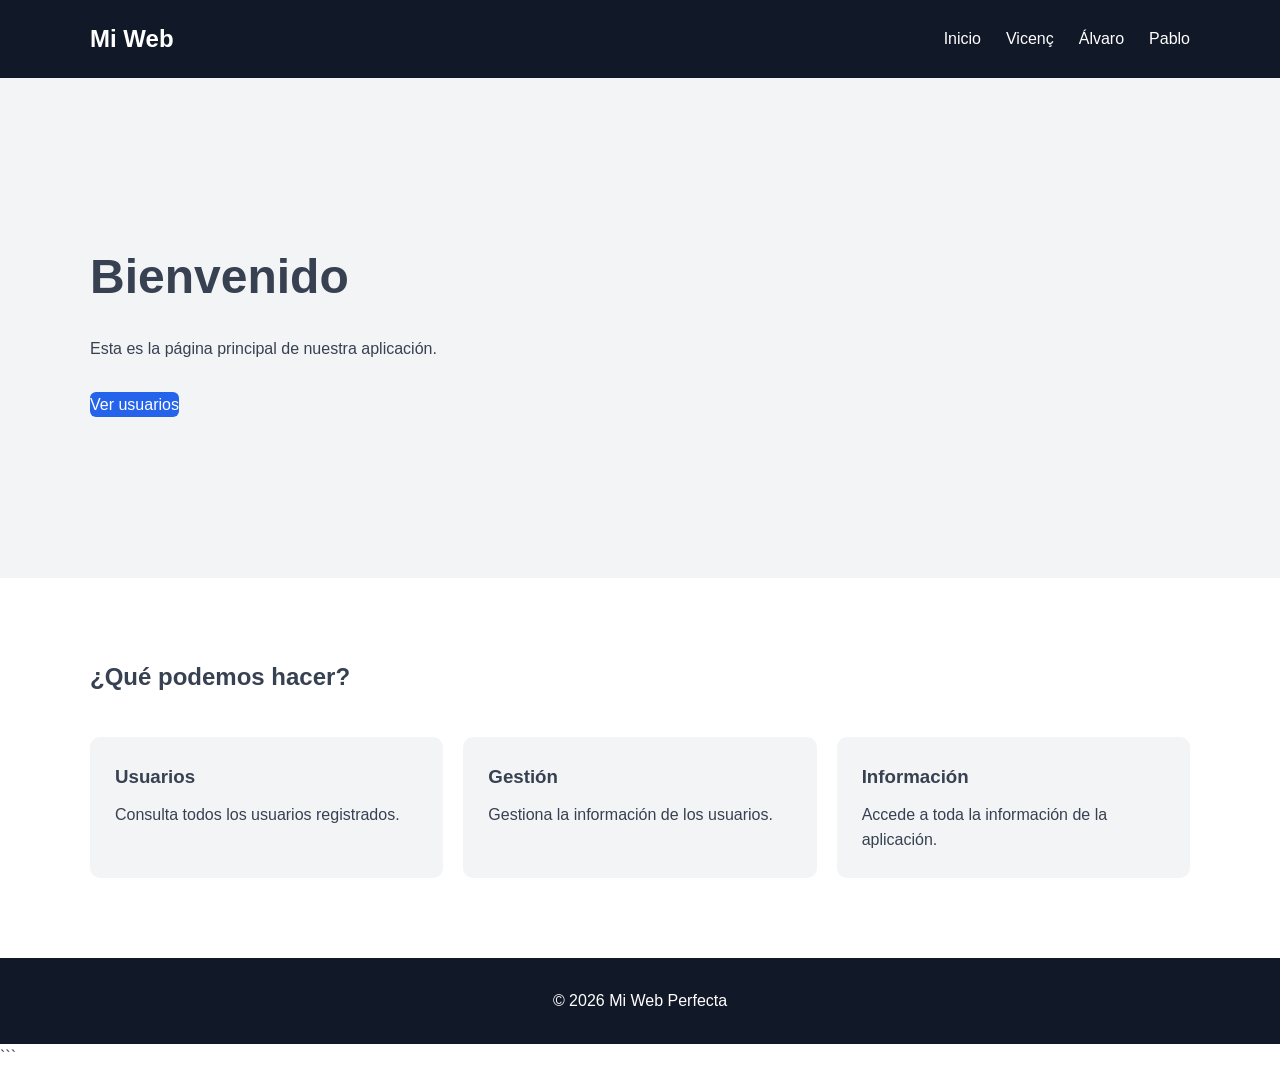
<file: index.html>
<!DOCTYPE html>
<html lang="es">
<head>
    <meta charset="UTF-8">
    <meta name="viewport" content="width=device-width, initial-scale=1.0">

    <title>Inicio</title>

    <link rel="stylesheet" href="./css/main.css">
    <link rel="stylesheet" href="./css/components.css">
</head>

<body>

<header class="header">
    <div class="container">
        <h1 class="logo">Mi Web</h1>

        <nav class="nav">
            <a href="index.html">Inicio</a>
            <a href="./profiles/vicen.html">Vicenç</a>
            <a href="./profiles/alvaro.html">&Aacute;lvaro</a>
            <a href="profiles/pablo.html">Pablo</a>
        </nav>
    </div>
</header>

<main>

    <section class="hero">
        <div class="container">
            <h2>Bienvenido</h2>

            <p>
                Esta es la página principal de nuestra aplicación.
            </p>

            <a href="profiles/pablo.html" class="button">
                Ver usuarios
            </a>
        </div>
    </section>

    <section class="section">
        <div class="container">

            <h2>¿Qué podemos hacer?</h2>

            <div class="cards">

                <article class="card">
                    <h3>Usuarios</h3>
                    <p>
                        Consulta todos los usuarios registrados.
                    </p>
                </article>

                <article class="card">
                    <h3>Gestión</h3>
                    <p>
                        Gestiona la información de los usuarios.
                    </p>
                </article>

                <article class="card">
                    <h3>Información</h3>
                    <p>
                        Accede a toda la información de la aplicación.
                    </p>
                </article>

            </div>

        </div>
    </section>

</main>

<footer class="footer">
    <p>© 2026 Mi Web Perfecta</p>
</footer>

</body>
</html>
```
</file>
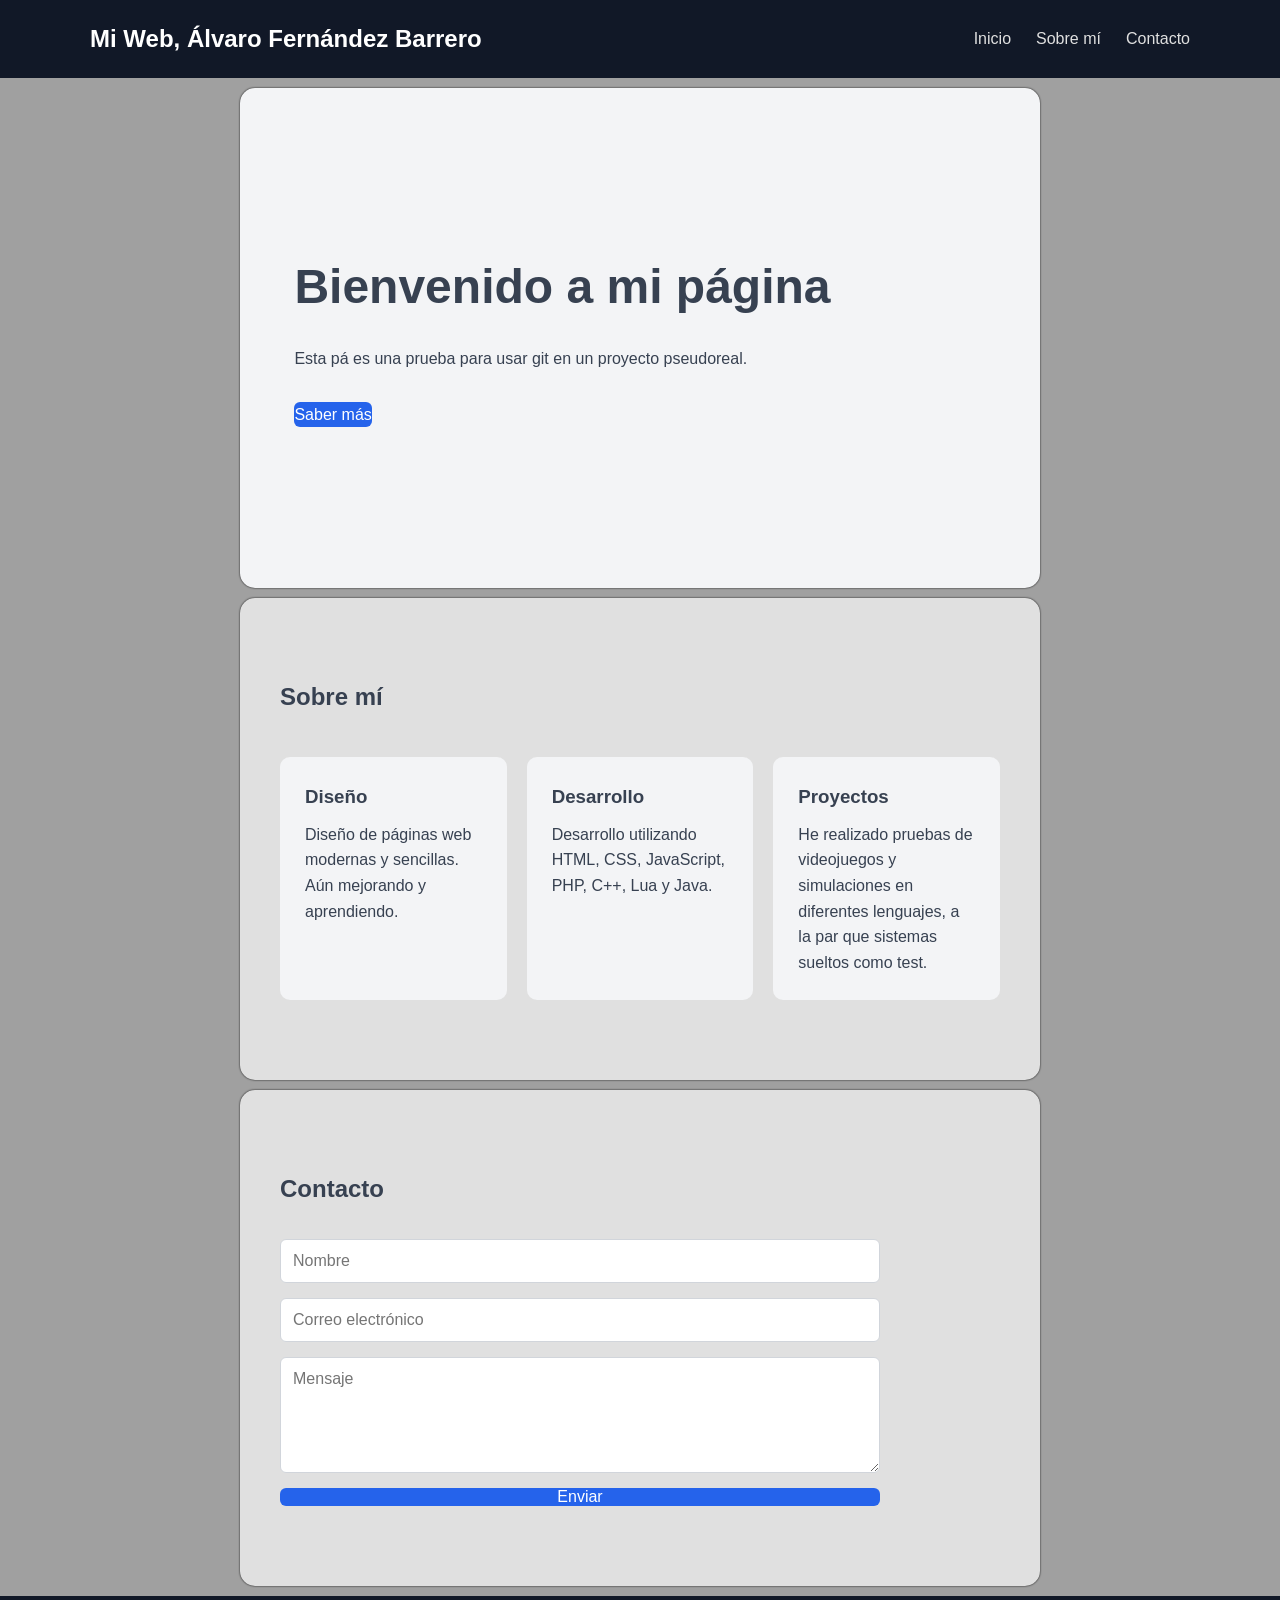
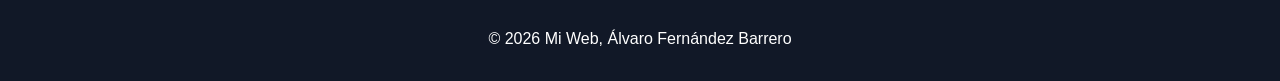
<file: profiles/alvaro.html>
<!DOCTYPE html>
<html lang="es">
<head>
    <meta charset="UTF-8">
    <meta name="viewport" content="width=device-width, initial-scale=1.0">

    <title>Mi página web</title>

    <link rel="stylesheet" href="../css/main.css">
    <link rel="stylesheet" href="../css/components.css">
    <link rel="stylesheet" href="../css/alvaro.css">
</head>

<body>

    <header class="header">
        <div class="container">
            <h1 class="logo">Mi Web, &Aacute;lvaro Fern&aacute;ndez Barrero</h1>

            <nav class="nav">
                <a href="#inicio">Inicio</a>
                <a href="#sobre-mi">Sobre mí</a>
                <a href="#contacto">Contacto</a>
            </nav>
        </div>
    </header>

    <main>

        <section id="inicio" class="hero">
            <div class="container">
                <h2>Bienvenido a mi página</h2>
                <p>
                    Esta p&aacute; es una prueba para usar git en un proyecto pseudoreal. 
                </p>

                <a href="#sobre-mi" class="button">
                    Saber más
                </a>
            </div>
        </section>

        <section id="sobre-mi" class="section">
            <div class="container">
                <h2>Sobre mí</h2>

                <div class="cards">

                    <article class="card">
                        <h3>Diseño</h3>
                        <p>
                            Diseño de páginas web modernas y sencillas. A&uacute;n mejorando y aprendiendo.
                        </p>
                    </article>

                    <article class="card">
                        <h3>Desarrollo</h3>
                        <p>
                            Desarrollo utilizando HTML, CSS, JavaScript, PHP, C++, Lua y Java.
                        </p>
                    </article>

                    <article class="card">
                        <h3>Proyectos</h3>
                        <p>
                            He realizado pruebas de videojuegos y simulaciones en diferentes lenguajes, a la par que sistemas sueltos como test.
                        </p>
                    </article>

                </div>
            </div>
        </section>

        <section id="contacto" class="section">
            <div class="container">
                <h2>Contacto</h2>

                <form class="form">

                    <input
                        type="text"
                        placeholder="Nombre"
                    >

                    <input
                        type="email"
                        placeholder="Correo electrónico"
                    >

                    <textarea
                        placeholder="Mensaje"
                        rows="5"
                    ></textarea>

                    <button type="submit" class="button">
                        Enviar
                    </button>

                </form>
            </div>
        </section>

    </main>

    <footer class="footer">
        <p>&copy; 2026 Mi Web, &Aacute;lvaro Fern&aacute;ndez Barrero</p>
    </footer>

</body>
</html>
</file>
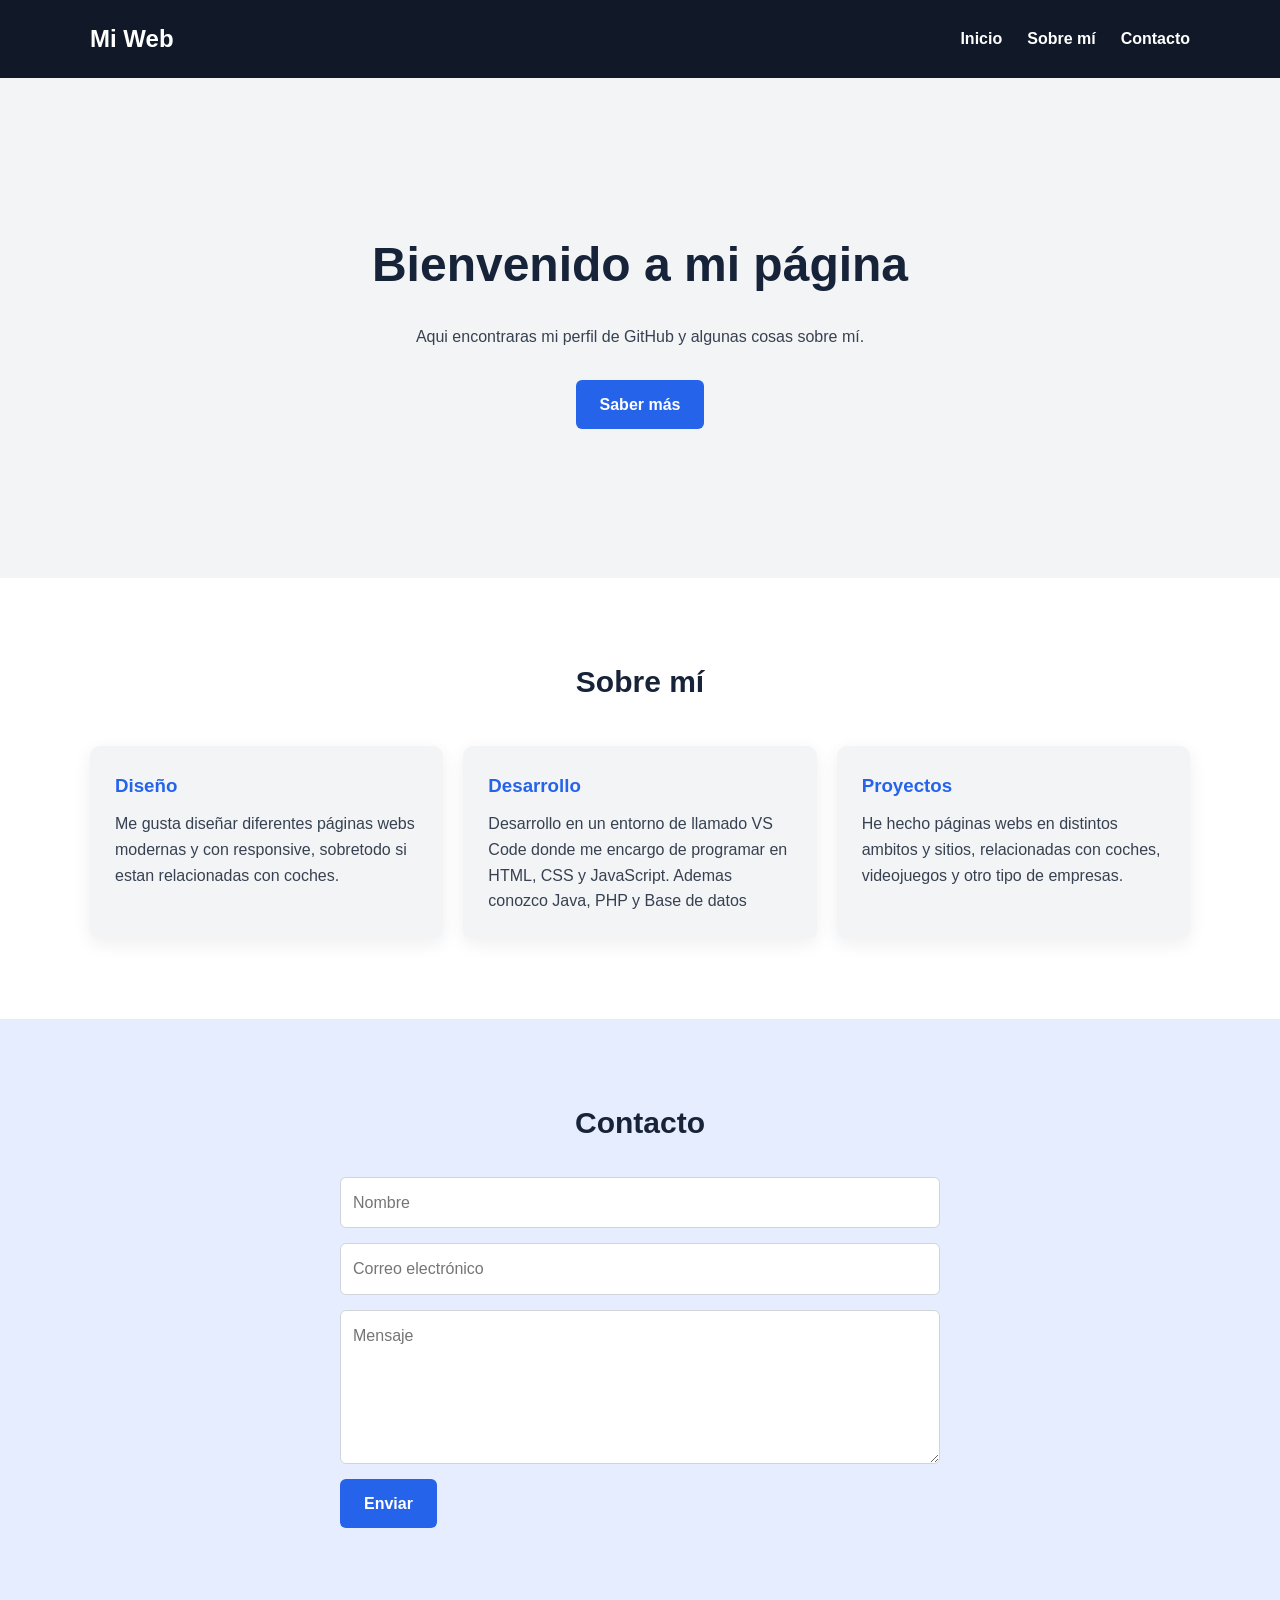
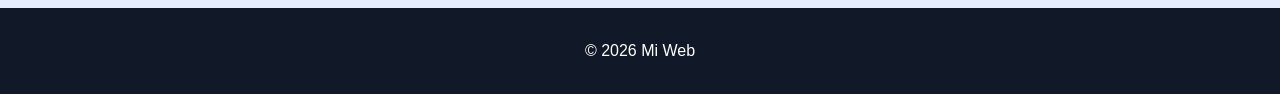
<file: profiles/pablo.html>
<!DOCTYPE html>
<html lang="es">
<head>
    <meta charset="UTF-8">
    <meta name="viewport" content="width=device-width, initial-scale=1.0">
    <title>Mi página web</title>
    <link rel="stylesheet" href="../css/pablo.css">
    <link rel="stylesheet" href="../css/components.css">
    <link rel="stylesheet" href="../css/main.css">
</head>

<body>

    <header class="header">
        <div class="container">
            <h1 class="logo">Mi Web</h1>

            <nav class="nav">
                <a href="#inicio">Inicio</a>
                <a href="#sobre-mi">Sobre mí</a>
                <a href="#contacto">Contacto</a>
            </nav>
        </div>
    </header>

    <main>

        <section id="inicio" class="hero">
            <div class="container">
                <h2>Bienvenido a mi página</h2>
                <p>
                    Aqui encontraras mi perfil de GitHub y algunas cosas sobre mí.
                </p>

                <a href="#sobre-mi" class="button">
                    Saber más
                </a>
            </div>
        </section>

        <section id="sobre-mi" class="section">
            <div class="container">
                <h2>Sobre mí</h2>

                <div class="cards">

                    <article class="card">
                        <h3>Diseño</h3>
                        <p>
                            Me gusta diseñar diferentes páginas webs modernas y con responsive, sobretodo si estan relacionadas con coches.
                        </p>
                    </article>

                    <article class="card">
                        <h3>Desarrollo</h3>
                        <p>
                            Desarrollo en un entorno de llamado VS Code donde me encargo de programar en HTML, CSS y JavaScript. Ademas conozco Java, PHP y Base de datos   
                        </p>
                    </article>

                    <article class="card">
                        <h3>Proyectos</h3>
                        <p>
                            He hecho páginas webs en distintos ambitos y sitios, relacionadas con coches, videojuegos y otro tipo de empresas.
                        </p>
                    </article>

                </div>
            </div>
        </section>

        <section id="contacto" class="section">
            <div class="container">
                <h2>Contacto</h2>

                <form class="form">

                    <input
                        type="text"
                        placeholder="Nombre"
                    >

                    <input
                        type="email"
                        placeholder="Correo electrónico"
                    >

                    <textarea
                        placeholder="Mensaje"
                        rows="5"
                    ></textarea>

                    <button type="submit" class="button">
                        Enviar
                    </button>

                </form>
            </div>
        </section>

    </main>

    <footer class="footer">
        <p>© 2026 Mi Web</p>
    </footer>

</body>
</html>
</file>
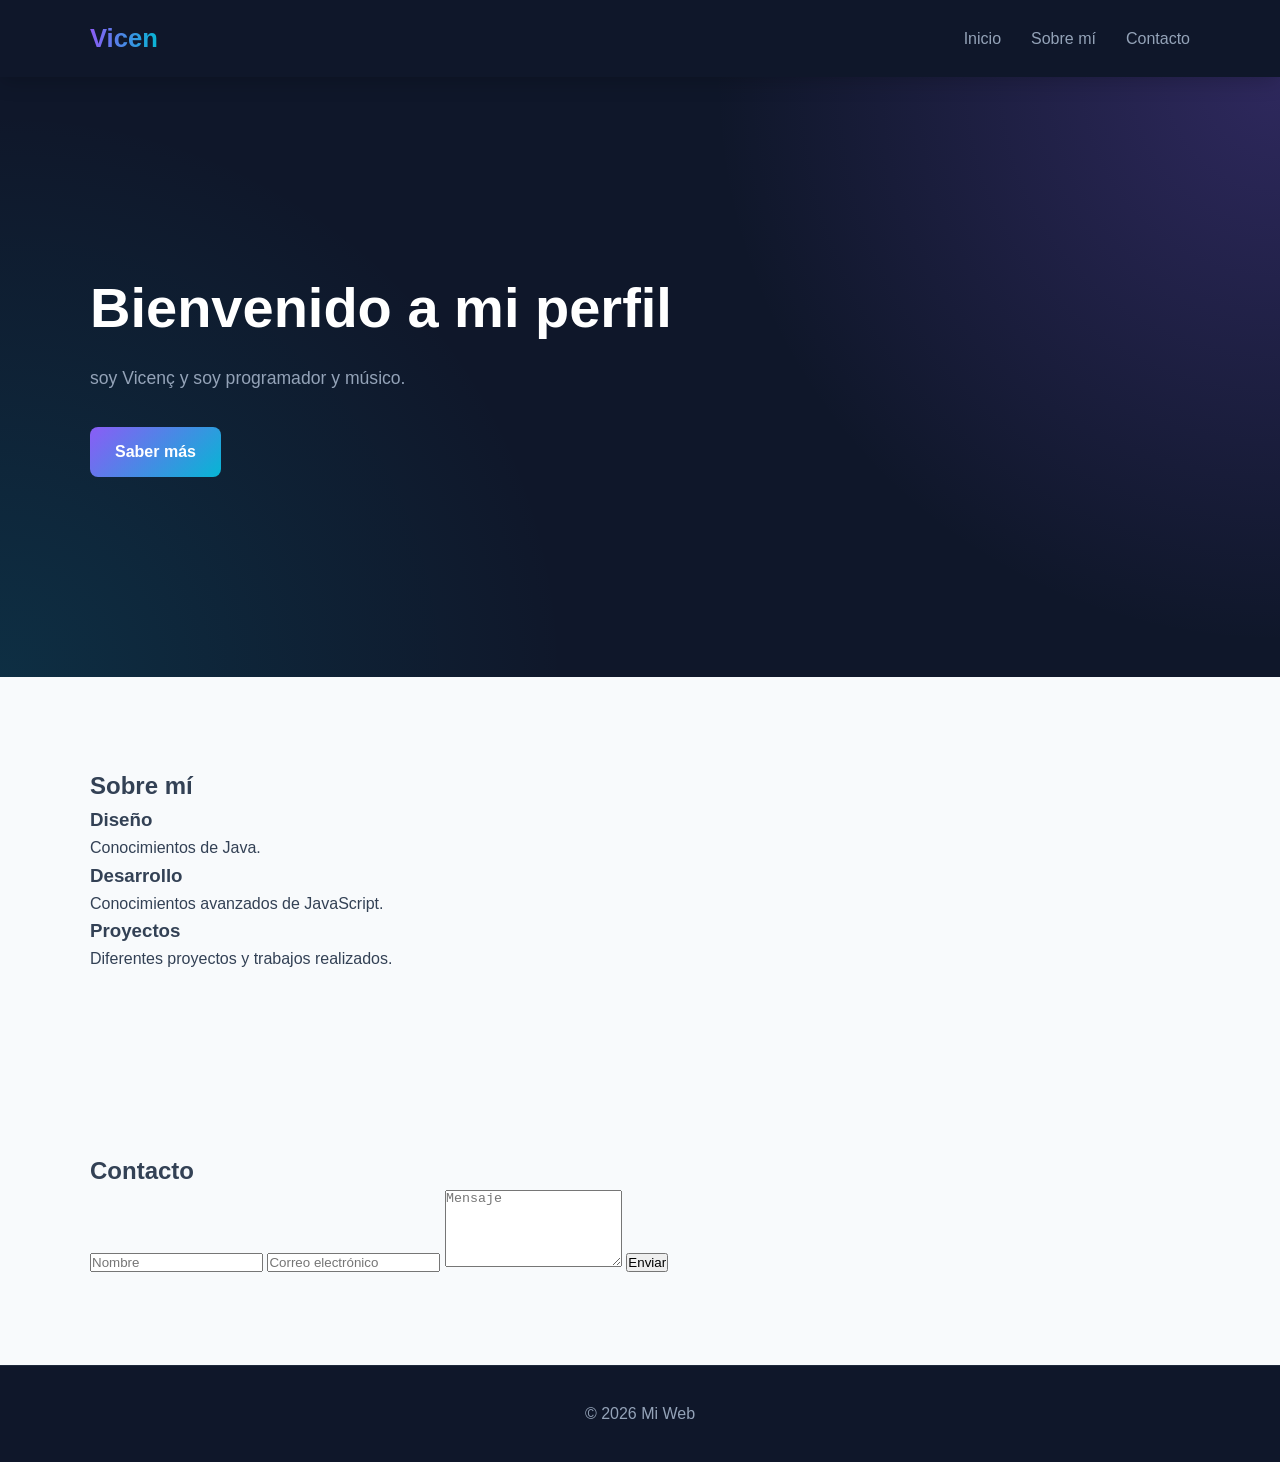
<file: profiles/vicen.html>
<!DOCTYPE html>
<html lang="es">
<head>
    <meta charset="UTF-8">
    <meta name="viewport" content="width=device-width, initial-scale=1.0">

    <title>Mi página web</title>

    <link rel="stylesheet" href="../css/vicen.css">
</head>

<body>

    <header class="header">
        <div class="container">
            <h1 class="logo">Vicen</h1>

            <nav class="nav">
                <a href="#inicio">Inicio</a>
                <a href="#sobre-mi">Sobre mí</a>
                <a href="#contacto">Contacto</a>
            </nav>
        </div>
    </header>

    <main>

        <section id="inicio" class="hero">
            <div class="container">
                <h2>Bienvenido a mi perfil</h2>
                <p>
                    soy Vicenç y soy programador y músico.
                </p>

                <a href="#sobre-mi" class="button">
                    Saber más
                </a>
            </div>
        </section>

        <section id="sobre-mi" class="section">
            <div class="container">
                <h2>Sobre mí</h2>

                <div class="cards">

                    <article class="card">
                        <h3>Diseño</h3>
                        <p>
                            Conocimientos de Java.
                        </p>
                    </article>

                    <article class="card">
                        <h3>Desarrollo</h3>
                        <p>
                            Conocimientos avanzados de JavaScript.
                        </p>
                    </article>

                    <article class="card">
                        <h3>Proyectos</h3>
                        <p>
                            Diferentes proyectos y trabajos realizados.
                        </p>
                    </article>

                </div>
            </div>
        </section>

        <section id="contacto" class="section">
            <div class="container">
                <h2>Contacto</h2>

                <form class="form">

                    <input
                        type="text"
                        placeholder="Nombre"
                    >

                    <input
                        type="email"
                        placeholder="Correo electrónico"
                    >

                    <textarea
                        placeholder="Mensaje"
                        rows="5"
                    ></textarea>

                    <button type="submit" class="button">
                        Enviar
                    </button>

                </form>
            </div>
        </section>

    </main>

    <footer class="footer">
        <p>© 2026 Mi Web</p>
    </footer>

</body>
</html>
</file>
<file: css/main.css>
/* =========================
   VARIABLES
========================= */

:root {
    --color-primary: #2563eb;
    --color-dark: #111827;
    --color-light: #f3f4f6;
    --color-white: #ffffff;
    --color-text: #374151;

    --max-width: 1100px;
}


/* =========================
   RESET
========================= */

* {
    margin: 0;
    padding: 0;
    box-sizing: border-box;
}

html {
    scroll-behavior: smooth;
}

body {
    font-family: Arial, sans-serif;
    color: var(--color-text);
    background-color: var(--color-white);
    line-height: 1.6;
}


/* =========================
   GENERAL
========================= */

.container {
    width: 90%;
    max-width: var(--max-width);
    margin: 0 auto;
}

a {
    text-decoration: none;
    color: inherit;
}

.section {
    padding: 80px 0;
}


/* =========================
   HEADER
========================= */

.header {
    background-color: var(--color-dark);
    color: var(--color-white);
    padding: 20px 0;
}

.header .container {
    display: flex;
    justify-content: space-between;
    align-items: center;
}

.logo {
    font-size: 1.5rem;
}


/* =========================
   NAV
========================= */

.nav {
    display: flex;
    gap: 25px;
}

.nav a:hover {
    color: var(--color-primary);
}


/* =========================
   HERO
========================= */

.hero {
    min-height: 500px;

    display: flex;
    align-items: center;

    background-color: var(--color-light);
}

.hero h2 {
    font-size: 3rem;
    margin-bottom: 20px;
}

.hero p {
    margin-bottom: 30px;
}


/* =========================
   FOOTER
========================= */

.footer {
    padding: 30px;
    text-align: center;

    background-color: var(--color-dark);
    color: var(--color-white);
}


/* =========================
   RESPONSIVE
========================= */

@media (max-width: 700px) {

    .header .container {
        flex-direction: column;
        gap: 15px;
    }

    .nav {
        gap: 15px;
    }

    .hero h2 {
        font-size: 2rem;
    }
}
</file>
<file: css/components.css>
/* =========================
   BUTTON
========================= */
/*Esto es una modificaión de components*/
.button {
    display: inline-block;
    border: none;
    border-radius: 6px;

    background-color: var(--color-primary);
    color: var(--color-white);

    cursor: pointer;

    font-size: 1rem;

    transition: 0.2s;
}

.button:hover {
    opacity: 0.85;
}


/* =========================
   CARDS
========================= */

.cards {
    display: grid;

    grid-template-columns: repeat(3, 1fr);

    gap: 20px;

    margin-top: 40px;
}

.card {
    padding: 25px;

    background-color: var(--color-light);

    border-radius: 10px;

    transition: transform 0.2s;
}

.card:hover {
    transform: translateY(-5px);
}

.card h3 {
    margin-bottom: 10px;
}


/* =========================
   FORM
========================= */

.form {
    max-width: 600px;

    display: flex;
    flex-direction: column;

    gap: 15px;

    margin-top: 30px;
}

.form input,
.form textarea {
    width: 100%;

    padding: 12px;

    border: 1px solid #d1d5db;
    border-radius: 6px;

    font-family: inherit;
    font-size: 1rem;
}

.form textarea {
    resize: vertical;
}

.form input:focus,
.form textarea:focus {
    outline: 2px solid var(--color-primary);
    border-color: transparent;
}


/* =========================
   RESPONSIVE CARDS
========================= */

@media (max-width: 700px) {

    .cards {
        grid-template-columns: 1fr;
    }
}
</file>
<file: css/alvaro.css>
* {
    margin: 0;
    padding: 0;
}

body {
    background-color: #A0A0A0;

    font-family: 'Lucida Sans', 'Lucida Sans Regular', 'Lucida Grande', 'Lucida Sans Unicode', Geneva, Verdana, sans-serif;
}

header {
    background-color: #313131;
    color: #E0E0E0;

    padding: 1em;
}

h1 {
    text-align: center;
}

nav {
    display: flex;
    flex-direction: row;
    flex-wrap: wrap;
    justify-content: center;
    gap: 5px;
}

nav a {
    color: #E0E0E0;
}

section {
    padding: 1em;
    background-color: #E0E0E0;

    width: 97%;
    max-width: 800px;

    margin-top: 10px;
    margin-bottom: 10px;
    margin-left: auto;
    margin-right: auto;

    border-radius: 15px;
    box-shadow: 0 0 2px 0 black;
}

footer p {
    text-align: center;
}
</file>
<file: css/pablo.css>
* {
    box-sizing: border-box;
}

html {
    scroll-behavior: smooth;
}

body {
    margin: 0;
    font-family: Arial, sans-serif;
    background: #f3f5f9;
    color: #263244;
    line-height: 1.6;
}

.container {
    width: 91%;
    max-width: 1100px;
    margin: auto;
}

/* Cabecera */
.header {
    background: #172338;
    color: white;
    padding: 20px 0;
}

.header .container {
    display: flex;
    justify-content: space-between;
    align-items: center;
    gap: 20px;
}

.logo {
    margin: 0;
    font-size: 28px;
}

.nav {
    display: flex;
    gap: 24px;
}

.nav a {
    color: white;
    text-decoration: none;
    font-weight: bold;
}

.nav a:hover {
    color: #facc15;
}

/* Inicio */
.hero {
    padding: 80px 0;
    background: #e5edff;
    text-align: center;
}

.hero h2 {
    margin: 0 0 15px;
    color: #172338;
    font-size: 40px;
}

.hero p {
    margin-bottom: 25px;
}

/* Botones */
.button {
    display: inline-block;
    padding: 12px 24px;
    background: #2563eb;
    color: white;
    border: none;
    border-radius: 8px;
    text-decoration: none;
    font: inherit;
    font-weight: bold;
    cursor: pointer;
}

.button:hover {
    background: #1d4ed8;
}

/* Secciones */
.section {
    padding: 55px 0;
}

.section h2 {
    margin-top: 0;
    margin-bottom: 30px;
    text-align: center;
    font-size: 30px;
    color: #172338;
}

/* Tarjetas de Sobre mí */
.cards {
    display: grid;
    grid-template-columns: repeat(3, 1fr);
    gap: 24px;
}

.card {
    padding: 25px;
    background: white;
    border-radius: 12px;
    box-shadow: 0 5px 18px #17233812;
}

.card h3 {
    margin-top: 0;
    color: #2563eb;
}

.card p {
    margin-bottom: 0;
}

/* Contacto */
#contacto {
    background: #e5edff;
}

.form {
    display: flex;
    flex-direction: column;
    gap: 16px;
    max-width: 600px;
    margin: auto;
}

.form input,
.form textarea {
    width: 100%;
    padding: 14px;
    border: 1px solid #cbd5e1;
    border-radius: 8px;
    background: white;
    color: #263244;
    font: inherit;
}

.form textarea {
    resize: vertical;
}

.form input:focus,
.form textarea:focus {
    outline: 2px solid #2563eb;
    outline-offset: 2px;
}

.form .button {
    align-self: flex-start;
}

a:focus-visible,
button:focus-visible {
    outline: 3px solid #ca8a04;
    outline-offset: 4px;
}

/* Pie de página */
footer {
    padding: 20px;
    background: #172338;
    color: white;
    text-align: center;
}

footer p {
    margin: 0;
}

/* Móviles */
@media (max-width: 768px) {
    .header .container {
        flex-direction: column;
    }

    .nav {
        flex-wrap: wrap;
        justify-content: center;
        gap: 18px;
    }

    .hero {
        padding: 50px 0;
    }

    .hero h2 {
        font-size: 30px;
    }

    .cards {
        grid-template-columns: 1fr;
    }

    .section {
        padding: 35px 0;
    }
}
</file>
<file: css/vicen.css>
/* =========================
   VARIABLES
========================= */

:root {
    --color-primary: #8b5cf6;
    --color-secondary: #06b6d4;

    --color-dark: #0f172a;
    --color-dark-light: #1e293b;

    --color-light: #f8fafc;
    --color-white: #ffffff;

    --color-text: #334155;
    --color-text-light: #94a3b8;

    --max-width: 1100px;
}


/* =========================
   RESET
========================= */

* {
    margin: 0;
    padding: 0;
    box-sizing: border-box;
}

html {
    scroll-behavior: smooth;
}

body {
    font-family: Arial, sans-serif;
    color: var(--color-text);
    background-color: var(--color-light);
    line-height: 1.6;
}


/* =========================
   GENERAL
========================= */

.container {
    width: 90%;
    max-width: var(--max-width);
    margin: 0 auto;
}

a {
    text-decoration: none;
    color: inherit;
}

.section {
    padding: 90px 0;
}


/* =========================
   HEADER
========================= */

.header {
    background-color: var(--color-dark);
    color: var(--color-white);
    padding: 18px 0;

    position: sticky;
    top: 0;
    z-index: 1000;

    box-shadow: 0 4px 20px rgba(0, 0, 0, 0.2);
}

.header .container {
    display: flex;
    justify-content: space-between;
    align-items: center;
}

.logo {
    font-size: 1.6rem;
    font-weight: bold;

    background: linear-gradient(
        90deg,
        var(--color-primary),
        var(--color-secondary)
    );

    -webkit-background-clip: text;
    -webkit-text-fill-color: transparent;
}


/* =========================
   NAV
========================= */

.nav {
    display: flex;
    gap: 30px;
}

.nav a {
    position: relative;
    color: var(--color-text-light);

    transition:
        color 0.3s ease,
        transform 0.3s ease;
}

.nav a::after {
    content: "";

    position: absolute;
    left: 0;
    bottom: -6px;

    width: 0;
    height: 2px;

    background-color: var(--color-secondary);

    transition: width 0.3s ease;
}

.nav a:hover {
    color: var(--color-white);
    transform: translateY(-2px);
}

.nav a:hover::after {
    width: 100%;
}


/* =========================
   HERO
========================= */

.hero {
    min-height: 600px;

    display: flex;
    align-items: center;

    background:
        radial-gradient(
            circle at top right,
            rgba(139, 92, 246, 0.25),
            transparent 40%
        ),
        radial-gradient(
            circle at bottom left,
            rgba(6, 182, 212, 0.15),
            transparent 40%
        ),
        var(--color-dark);

    color: var(--color-white);
}

.hero h2 {
    font-size: 3.5rem;
    line-height: 1.1;
    margin-bottom: 25px;

    max-width: 700px;
}

.hero p {
    color: var(--color-text-light);
    font-size: 1.1rem;

    max-width: 650px;
    margin-bottom: 35px;
}


/* =========================
   BUTTON
========================= */

.hero a {
    display: inline-block;

    padding: 12px 25px;

    border-radius: 8px;

    background: linear-gradient(
        135deg,
        var(--color-primary),
        var(--color-secondary)
    );

    color: var(--color-white);

    font-weight: bold;

    transition:
        transform 0.3s ease,
        box-shadow 0.3s ease;
}

.hero a:hover {
    transform: translateY(-3px);

    box-shadow:
        0 10px 30px rgba(139, 92, 246, 0.35);
}


/* =========================
   FOOTER
========================= */

.footer {
    padding: 35px 20px;

    text-align: center;

    background-color: var(--color-dark);
    color: var(--color-text-light);

    border-top: 1px solid var(--color-dark-light);
}


/* =========================
   RESPONSIVE
========================= */

@media (max-width: 700px) {

    .header .container {
        flex-direction: column;
        gap: 15px;
    }

    .nav {
        gap: 18px;
        flex-wrap: wrap;
        justify-content: center;
    }

    .hero {
        min-height: 500px;
        text-align: center;
    }

    .hero h2 {
        font-size: 2.3rem;
    }

    .hero p {
        font-size: 1rem;
    }
}
</file>
